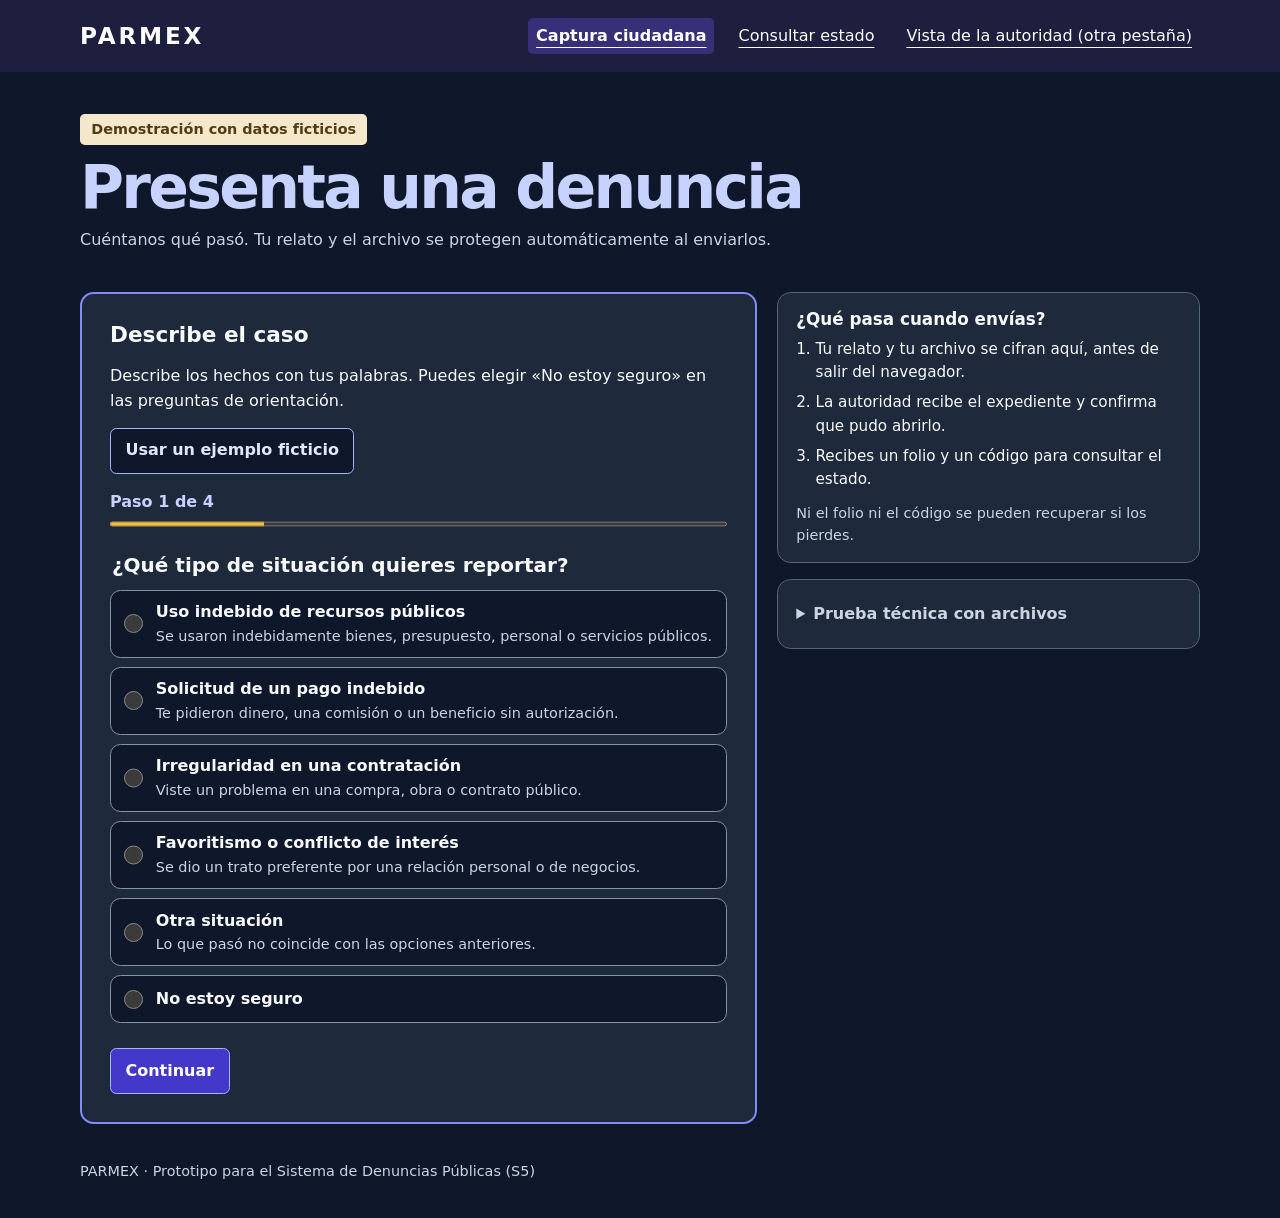
<file: index.html>
<!doctype html>
<html lang="es">
<head>
  <meta charset="utf-8">
  <meta name="viewport" content="width=device-width, initial-scale=1">
  <meta http-equiv="Content-Security-Policy" content="default-src 'none'; script-src 'self'; style-src 'self'; base-uri 'none'; form-action 'none'">
  <meta name="referrer" content="no-referrer">
  <title>Presenta una denuncia | PARMEX</title>
  <link rel="stylesheet" href="styles.css">
  <script type="module" src="app.mjs"></script>
</head>
<body data-role="citizen">
  <header class="top">
    <div class="bar">
      <a class="brand" href="index.html">PARMEX</a>
      <nav aria-label="Vistas de la demo">
        <a href="index.html" aria-current="page">Captura ciudadana</a>
        <a href="consulta.html">Consultar estado</a>
        <a href="autoridad.html" target="_blank" rel="noopener">Vista de la autoridad (otra pestaña)</a>
      </nav>
    </div>
  </header>
  <main>
    <header class="intro">
      <p class="demo">Demostración con datos ficticios</p>
      <h1>Presenta una denuncia</h1>
      <p>Cuéntanos qué pasó. Tu relato y el archivo se protegen automáticamente al enviarlos.</p>
    </header>
    <div class="flow">
      <section class="card primary" aria-labelledby="capture-title">
        <h2 id="capture-title">Describe el caso</h2>
        <p id="capture-intro">Describe los hechos con tus palabras. Puedes elegir «No estoy seguro» en las preguntas de orientación.</p>
        <form id="capture" autocomplete="off" novalidate>
          <fieldset id="capture-fields" disabled>
            <button type="button" id="example" class="secondary">Usar un ejemplo ficticio</button>
            <p id="step-count" class="step-count"></p>
            <progress id="step-progress" max="4" value="1" aria-label="Progreso de la denuncia"></progress>
            <div id="questions"></div>
            <div id="details-step" hidden>
            <h3 id="details-title" tabindex="-1">Cuéntanos qué pasó</h3>
            <label for="story">Relato</label>
            <textarea id="story" required maxlength="12000" rows="5"></textarea>
            <label for="attachment">Archivo de evidencia</label>
            <p id="attachment-help" class="hint">Para esta prueba, selecciona un archivo ficticio de hasta 1 MiB o usa el ejemplo.</p>
            <input id="attachment" type="file" aria-describedby="attachment-help file-choice attachment-note">
            <p id="file-choice" class="hint" aria-live="polite"></p>
            <p id="attachment-note" class="hint" role="status"></p>
            <div class="notice">
              <strong>Aviso de privacidad</strong>
              <p>Esta demostración no envía datos a internet. Lo que escribes se cifra en tu navegador y solo la pestaña de la autoridad abierta en este equipo puede leerlo.</p>
              <p>No escribas datos personales reales de nadie: usa un caso ficticio.</p>
            </div>
            <label class="consent">
              <input id="consent" type="checkbox">
              <span>Entiendo que es una demostración y que debo usar datos ficticios.</span>
            </label>
            </div>
            <div class="step-actions">
              <button id="back" class="secondary" type="button" hidden>Regresar</button>
              <button id="next" type="button">Continuar</button>
              <button id="seal" type="submit" hidden>Enviar denuncia</button>
            </div>
          </fieldset>
        </form>
        <p id="capture-status" role="status"></p>
        <p id="capture-error" role="alert"></p>
        <a id="open-authority" href="autoridad.html" target="_blank" rel="noopener" hidden>Abrir la vista de autoridad (otra pestaña)</a>
        <section id="receipt" class="result" hidden aria-labelledby="receipt-title">
          <h3 id="receipt-title" tabindex="-1" aria-describedby="receipt-number receipt-message">Denuncia de prueba recibida</h3>
          <p id="receipt-number">Folio <output id="receipt-folio" class="mono"></output></p>
          <p>Código de seguimiento <output id="receipt-code" class="mono strong"></output></p>
          <p id="receipt-message">Guarda el folio y el código: sin ellos no se puede consultar el estado.</p>
          <p id="receipt-metadata" class="hint"></p>
          <p class="hint">Cifrado para la llave <output id="receipt-key" class="mono"></output></p>
          <button id="copy-receipt" type="button" class="secondary">Copiar folio y código</button>
          <button id="new-report" type="button" class="secondary">Enviar otra denuncia</button>
          <p id="copy-status" role="status"></p>
          <p class="hint">El código se muestra una sola vez. <a href="consulta.html">Consultar el estado de una denuncia</a>.</p>
        </section>
      </section>
      <div class="aside">
        <section class="aside-card" aria-labelledby="how-title">
          <h2 id="how-title">¿Qué pasa cuando envías?</h2>
          <ol>
            <li>Tu relato y tu archivo se cifran aquí, antes de salir del navegador.</li>
            <li>La autoridad recibe el expediente y confirma que pudo abrirlo.</li>
            <li>Recibes un folio y un código para consultar el estado.</li>
          </ol>
          <p class="hint">Ni el folio ni el código se pueden recuperar si los pierdes.</p>
        </section>
        <details class="technical">
          <summary>Prueba técnica con archivos</summary>
          <p>Opción para comprobar el cifrado mediante intercambio manual.</p>
          <label for="public-file">Archivo de clave pública (JSON)</label>
          <input id="public-file" type="file" accept=".json,application/json" disabled>
          <p id="key-status" role="status"></p>
          <p id="key-error" role="alert"></p>
          <div id="key-result" class="result" hidden>
            <strong>Huella SHA-256</strong>
            <p id="public-fingerprint" class="mono"></p>
          </div>
          <button id="manual-seal" type="submit" form="capture" class="secondary" disabled>Descargar expediente cifrado</button>
        </details>
      </div>
    </div>
    <p id="fatal" role="alert"></p>
  </main>
  <footer>PARMEX · Prototipo para el Sistema de Denuncias Públicas (S5)</footer>
</body>
</html>
</file>
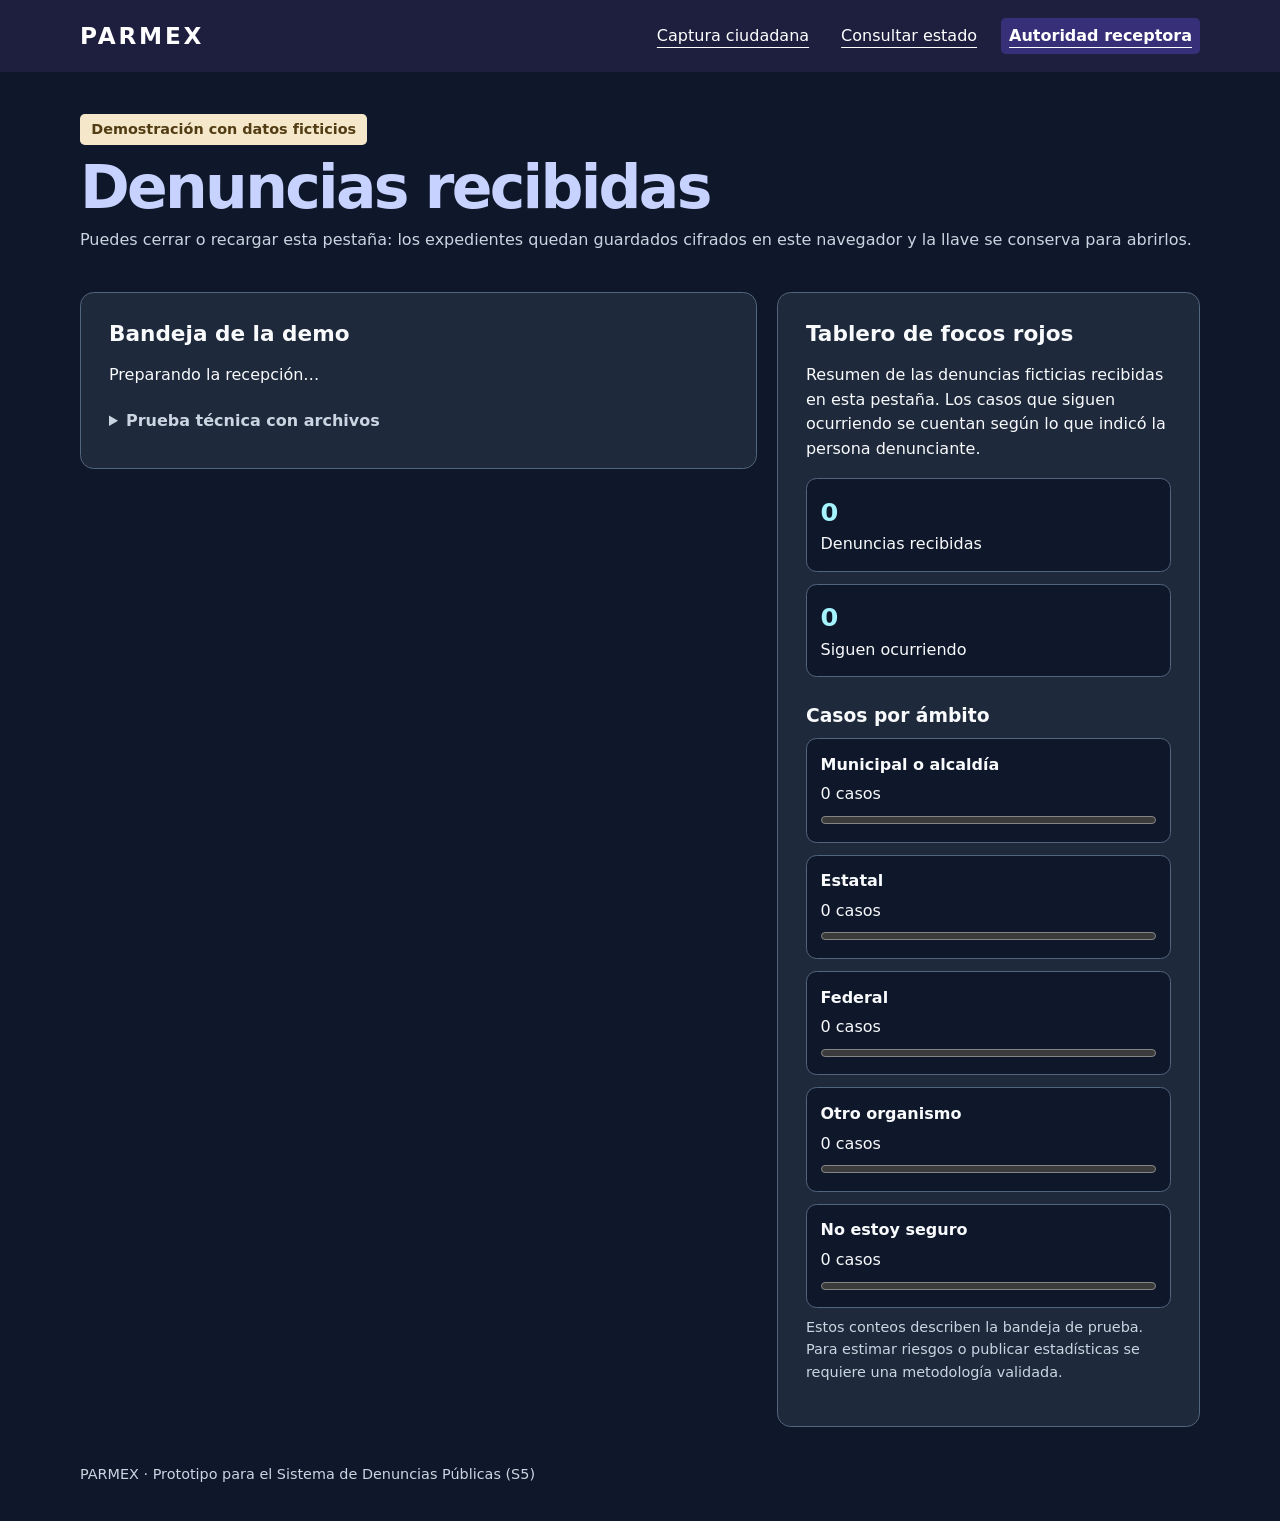
<file: autoridad.html>
<!doctype html>
<html lang="es">
<head>
  <meta charset="utf-8">
  <meta name="viewport" content="width=device-width, initial-scale=1">
  <meta http-equiv="Content-Security-Policy" content="default-src 'none'; script-src 'self'; style-src 'self'; base-uri 'none'; form-action 'none'">
  <meta name="referrer" content="no-referrer">
  <title>Denuncias recibidas | PARMEX</title>
  <link rel="stylesheet" href="styles.css">
  <script type="module" src="app.mjs"></script>
</head>
<body data-role="authority">
  <header class="top">
    <div class="bar">
      <a class="brand" href="index.html">PARMEX</a>
      <nav aria-label="Vistas de la demo">
        <a href="index.html">Captura ciudadana</a>
        <a href="consulta.html">Consultar estado</a>
        <a href="autoridad.html" aria-current="page">Autoridad receptora</a>
      </nav>
    </div>
  </header>
  <main>
    <header class="intro">
      <p class="demo">Demostración con datos ficticios</p>
      <h1>Denuncias recibidas</h1>
      <p>Puedes cerrar o recargar esta pestaña: los expedientes quedan guardados cifrados en este navegador y la llave se conserva para abrirlos.</p>
    </header>
    <div class="flow">
      <section class="card primary" aria-labelledby="open-title">
        <h2 id="open-title">Bandeja de la demo</h2>
        <p id="recipient-status" role="status">Preparando la recepción…</p>
        <p id="recipient-error" role="alert"></p>
        <button id="generate" type="button" hidden>Volver a preparar la recepción</button>
        <div id="inbox" hidden>
          <label for="reports">Elige una denuncia por folio</label>
          <select id="reports"></select>
        </div>
        <div id="demo-actions" class="step-actions" hidden>
          <button id="seed-demo" type="button" class="secondary" hidden>Cargar expedientes de ejemplo</button>
          <button id="clear-demo" type="button" class="secondary" hidden>Vaciar la bandeja</button>
        </div>
        <details class="technical">
          <summary>Prueba técnica con archivos</summary>
          <p>La clave privada es no exportable y se guarda en este navegador para sobrevivir a una recarga.</p>
          <div id="recipient-result" class="result" hidden>
            <strong>Huella SHA-256</strong>
            <p id="recipient-fingerprint" class="mono"></p>
            <button id="download-public" type="button" class="secondary">Descargar clave pública</button>
          </div>
          <form id="review" autocomplete="off">
          <fieldset id="review-fields" disabled>
            <label for="package-file">Archivo del expediente (JSON)</label>
            <input id="package-file" type="file" accept=".json,application/json" required aria-describedby="package-help">
            <p id="package-help" class="hint">Tamaño máximo del paquete cifrado: 2 MiB.</p>
            <button type="submit">Descifrar expediente</button>
          </fieldset>
        </form>
        </details>
        <p id="review-status" role="status"></p>
        <p id="review-error" role="alert"></p>
        <section id="opened" class="result" hidden aria-labelledby="opened-title">
          <h3 id="opened-title">Expediente recuperado</h3>
          <p>Folio <output id="opened-folio" class="mono"></output></p>
          <p>Estado <strong id="opened-state">Recibida</strong></p>
          <button id="mark-review" type="button" class="secondary">Marcar en revisión</button>
          <dl id="opened-answers"></dl>
          <h4>Relato</h4>
          <p id="opened-story" class="story"></p>
          <h4>Evidencia adjunta</h4>
          <p id="opened-name"></p>
          <button id="download-evidence" type="button" class="secondary">Descargar adjunto recuperado</button>
        </section>
      </section>
      <section class="card dashboard" aria-labelledby="dashboard-title">
        <h2 id="dashboard-title">Tablero de focos rojos</h2>
        <p>Resumen de las denuncias ficticias recibidas en esta pestaña. Los casos que siguen ocurriendo se cuentan según lo que indicó la persona denunciante.</p>
        <div class="stats">
          <div><strong id="total-reports">0</strong><span>Denuncias recibidas</span></div>
          <div><strong id="ongoing-reports">0</strong><span>Siguen ocurriendo</span></div>
        </div>
        <h3>Casos por ámbito</h3>
        <div id="scope-breakdown" class="scope-breakdown"></div>
        <p class="hint">Estos conteos describen la bandeja de prueba. Para estimar riesgos o publicar estadísticas se requiere una metodología validada.</p>
      </section>
    </div>
    <p id="fatal" role="alert"></p>
  </main>
  <footer>PARMEX · Prototipo para el Sistema de Denuncias Públicas (S5)</footer>
</body>
</html>
</file>
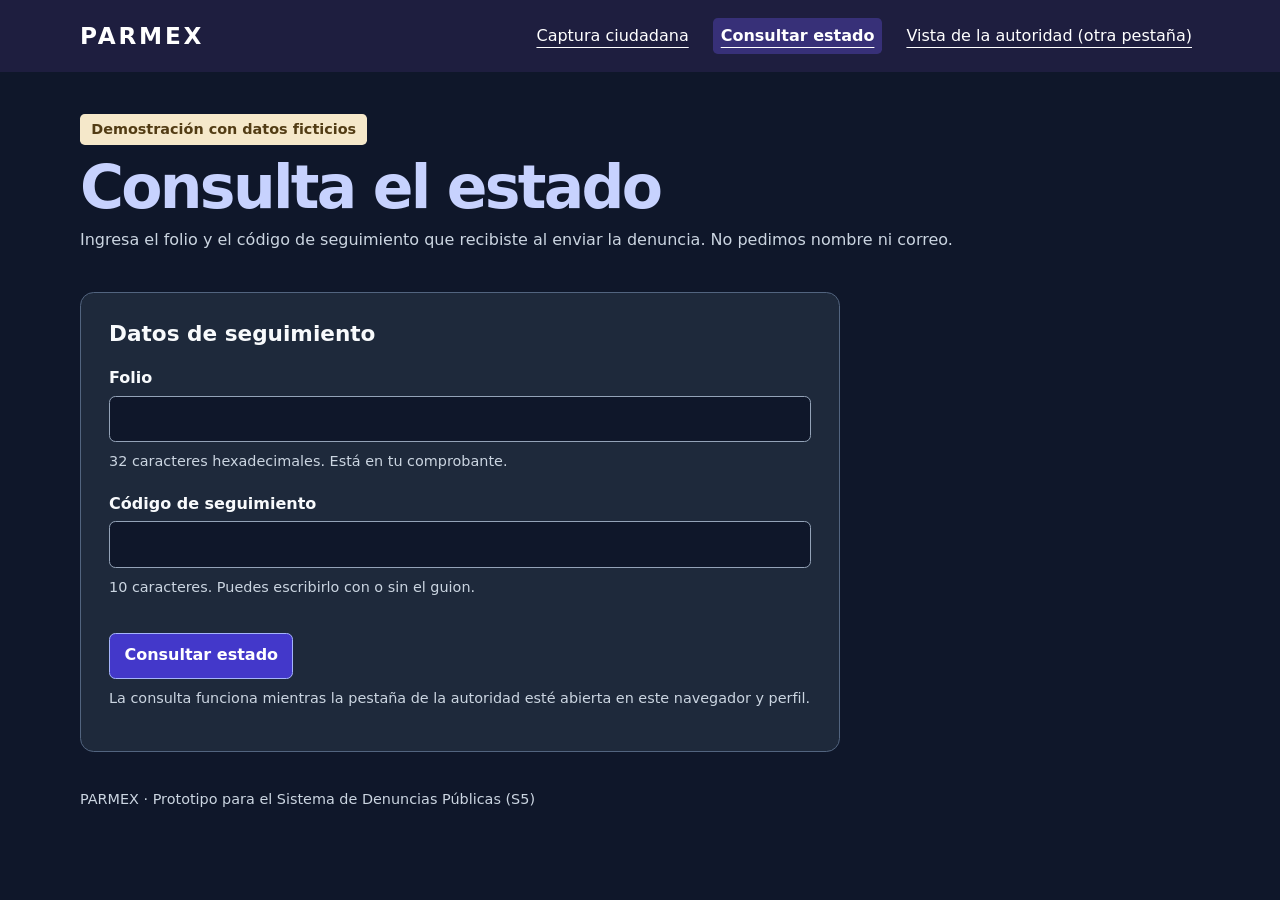
<file: consulta.html>
<!doctype html>
<html lang="es">
<head>
  <meta charset="utf-8">
  <meta name="viewport" content="width=device-width, initial-scale=1">
  <meta http-equiv="Content-Security-Policy" content="default-src 'none'; script-src 'self'; style-src 'self'; base-uri 'none'; form-action 'none'">
  <meta name="referrer" content="no-referrer">
  <title>Consulta de estado | PARMEX</title>
  <link rel="stylesheet" href="styles.css">
  <script type="module" src="consulta.mjs"></script>
</head>
<body data-role="consulta">
  <header class="top">
    <div class="bar">
      <a class="brand" href="index.html">PARMEX</a>
      <nav aria-label="Vistas de la demo">
        <a href="index.html">Captura ciudadana</a>
        <a href="consulta.html" aria-current="page">Consultar estado</a>
        <a href="autoridad.html" target="_blank" rel="noopener">Vista de la autoridad (otra pestaña)</a>
      </nav>
    </div>
  </header>
  <main>
    <header class="intro">
      <p class="demo">Demostración con datos ficticios</p>
      <h1>Consulta el estado</h1>
      <p>Ingresa el folio y el código de seguimiento que recibiste al enviar la denuncia. No pedimos nombre ni correo.</p>
    </header>
    <div class="flow single">
      <section class="card primary" aria-labelledby="query-title">
        <h2 id="query-title">Datos de seguimiento</h2>
        <form id="query" autocomplete="off" novalidate>
          <label for="folio">Folio</label>
          <input id="folio" name="folio" type="text" spellcheck="false" autocomplete="off" autocapitalize="off" maxlength="40" aria-describedby="folio-help">
          <p id="folio-help" class="hint">32 caracteres hexadecimales. Está en tu comprobante.</p>
          <label for="codigo">Código de seguimiento</label>
          <input id="codigo" name="codigo" type="text" spellcheck="false" autocomplete="off" autocapitalize="characters" maxlength="14" aria-describedby="codigo-help">
          <p id="codigo-help" class="hint">10 caracteres. Puedes escribirlo con o sin el guion.</p>
          <div class="step-actions">
            <button id="consult" type="submit">Consultar estado</button>
          </div>
        </form>
        <p id="query-status" role="status"></p>
        <p id="query-error" role="alert"></p>
        <section id="answer" class="result" hidden aria-labelledby="answer-title">
          <h3 id="answer-title" tabindex="-1">Estado de la denuncia</h3>
          <p>Folio <output id="answer-folio" class="mono"></output></p>
          <p>Estado <strong id="answer-state"></strong></p>
          <p class="hint">Este estado lo actualiza la autoridad receptora. No muestra el contenido del expediente.</p>
        </section>
        <p class="hint">La consulta funciona mientras la pestaña de la autoridad esté abierta en este navegador y perfil.</p>
      </section>
    </div>
    <p id="fatal" role="alert"></p>
  </main>
  <footer>PARMEX · Prototipo para el Sistema de Denuncias Públicas (S5)</footer>
</body>
</html>
</file>
<file: styles.css>
@font-face { font-family: PARMEX Sans; src: local("Inter"), local("Segoe UI"); }

:root {
  font-family: "PARMEX Sans", system-ui, sans-serif;
  color-scheme: dark;
  color: #f8fafc;
  background: #0f172a;
  --action: #4338ca;
  --accent: #c7d2fe;
  --border: #52647f;
  --muted: #cbd5e1;
  --surface: #1e293b;
  --deep: #0f172a;
  --focus: #fbbf24;
  --cyan: #a5f3fc;
}

* { box-sizing: border-box; }
body { margin: 0; line-height: 1.55; }
.top { background: #1e1e3f; color: #fff; }
.bar, main, footer { width: min(1120px, calc(100% - 2.5rem)); margin-inline: auto; }
.bar { display: flex; align-items: center; justify-content: space-between; gap: 1rem; min-height: 72px; flex-wrap: wrap; padding-block: 0.75rem; }
.bar a { color: inherit; }
.brand { font-size: 1.45rem; letter-spacing: .12em; font-weight: 800; text-decoration: none; }
nav { display: flex; gap: .35rem 1rem; flex-wrap: wrap; }
nav a { padding: .35rem .5rem; text-underline-offset: .35em; }
nav a[aria-current="page"] { background: #373078; border-radius: .3rem; font-weight: 650; }

.intro { padding: 2.65rem 0 1.55rem; }
.demo { display: inline-block; margin: 0; padding: .25rem .7rem; border-radius: .3rem; background: #f5e8ca; color: #523c14; font-weight: 650; font-size: .9rem; }
h1 { font-size: clamp(2.1rem, 6vw, 3.75rem); line-height: 1.08; margin: .65rem 0 .45rem; letter-spacing: -.045em; color: var(--accent); }
h2 { font-size: 1.35rem; line-height: 1.2; margin: 0 0 1rem; }
h3, h4 { margin: 0 0 .5rem; }
p { margin: .5rem 0 .9rem; }
.intro > p:last-child, .hint { color: var(--muted); }

.card { background: var(--surface); border: 1px solid var(--border); border-radius: .85rem; padding: clamp(1rem, 3vw, 1.75rem); }
fieldset { padding: 0; margin: 0; border: 0; min-width: 0; }
label, dt { display: block; font-weight: 650; margin: 1rem 0 .3rem; }
dd { margin-inline-start: 0; }
input, select, textarea, button { font: inherit; }
select, textarea, input[type="text"], input[type="file"] {
  width: 100%; border: 1px solid #94a3b8; border-radius: .4rem; padding: .62rem; color: inherit; background: var(--deep);
}
textarea { resize: vertical; }
button { cursor: pointer; border: 1px solid #a5b4fc; border-radius: .4rem; padding: .58rem .9rem; color: #fff; background: var(--action); font-weight: 650; }
button:hover:not(:disabled) { background: #3730a3; }
button:disabled { background: #334155; color: #cbd5e1; border-color: #64748b; cursor: default; opacity: .75; }
.secondary { background: var(--deep); color: #e0e7ff; }
form button[type="submit"] { margin-top: 1.15rem; }

:focus-visible, #receipt-title:focus, #details-title:focus, .question-step legend:focus {
  outline: 3px solid var(--focus); outline-offset: 3px;
}
.top :focus-visible { outline-color: #ffcd87; }
[role="alert"] { color: #fecaca; font-weight: 650; }
[role="alert"]:empty, [role="status"]:empty, .hint:empty { margin: 0; }
.result { margin-top: 1rem; background: #15223a; border-left: 4px solid #a5b4fc; padding: .9rem; overflow-wrap: anywhere; }
.mono { font: .92rem ui-monospace, monospace; overflow-wrap: anywhere; }
.story { white-space: pre-wrap; }
.hint, footer { font-size: .9rem; }
footer { margin-block: 2.25rem; color: var(--muted); }

.flow { max-width: 760px; }
.flow .primary { min-width: 0; }
.aside { display: grid; gap: 1rem; align-content: start; margin-top: 1.25rem; }
.aside-card, .aside .technical { background: var(--surface); border: 1px solid var(--border); border-radius: .85rem; padding: 1rem 1.15rem; }
.aside-card h2 { font-size: 1.05rem; margin-bottom: .55rem; }
.aside-card ol { margin: 0 0 .6rem; padding-left: 1.2rem; }
.aside-card li { margin-bottom: .4rem; font-size: .95rem; }
.aside-card .hint { margin: 0; }
.technical { color: var(--muted); }
.technical summary { cursor: pointer; width: fit-content; padding: .35rem 0; font-weight: 650; }
.technical button { margin-top: .75rem; }
form label { margin-top: 1.2rem; }
form :is(input, select, textarea, button) { min-height: 46px; }
#seal { font-size: 1.1rem; padding-inline: 1.3rem; }
#open-authority { color: var(--accent); }

body[data-role="citizen"] .primary { border: 2px solid #818cf8; }
.step-count { margin: 1rem 0 .25rem; color: var(--accent); font-weight: 650; }
#step-progress { display: block; width: 100%; height: .65rem; margin: 0 0 1.3rem; accent-color: var(--focus); }
#step-progress::-webkit-progress-bar { background: #334155; border-radius: 1rem; }
#step-progress::-webkit-progress-value { background: var(--focus); border-radius: 1rem; }
.question-step legend, #details-title { font-size: 1.25rem; font-weight: 700; margin-bottom: .55rem; }

form .choice {
  display: flex; align-items: center; gap: .8rem; min-height: 3rem; padding: .6rem .8rem; margin: 0 0 .55rem;
  border: 1px solid #8293ac; border-radius: .65rem; background: var(--deep); cursor: pointer;
}
form .choice:has(:checked) { background: #312e81; border-color: var(--accent); }
form .choice:has(:focus-visible) { outline: 3px solid var(--focus); outline-offset: 2px; }
form .choice input { min-height: 0; width: 1.2rem; height: 1.2rem; margin: 0; flex: none; accent-color: #a5b4fc; }
form .choice .hint { display: block; font-weight: 400; }

.step-actions { display: flex; flex-wrap: wrap; gap: .75rem; margin-top: 1rem; }
.step-actions button { margin: 0; }

.dashboard { margin-top: 1.25rem; }
.stats, .scope-breakdown { display: grid; grid-template-columns: repeat(auto-fit, minmax(min(100%, 13rem), 1fr)); gap: .75rem; }
.stats { margin-block: 1rem 1.5rem; }
.stats > div, .scope { background: var(--deep); border: 1px solid var(--border); padding: .85rem; border-radius: .65rem; }
.stats strong { display: block; font-size: 1.6rem; color: var(--cyan); }
.scope { display: grid; gap: .3rem; }
.scope meter { width: 100%; }
.scope meter::-webkit-meter-optimum-value { background: #a5b4fc; }

/* Seguimiento por folio y código */
.strong { font-weight: 700; }
#receipt-code { font-size: 1.15rem; letter-spacing: .14em; color: var(--cyan); }
#receipt-key { color: var(--accent); }
#copy-receipt, #new-report { margin-top: .6rem; }
#copy-status { margin: .5rem 0 0; }
#answer-state, #opened-state { color: var(--cyan); font-size: 1.15rem; }
#mark-review { margin: 0 0 1rem; }
#folio, #codigo { letter-spacing: .06em; }

/* Aviso de privacidad y consentimiento */
.notice { margin: 1.3rem 0 .6rem; padding: .85rem 1rem; border: 1px solid var(--border); border-radius: .65rem; background: #16223a; }
.notice strong { display: block; margin-bottom: .35rem; color: var(--accent); }
.notice p { margin: 0 0 .45rem; font-size: .92rem; color: var(--muted); }
.notice p:last-child { margin-bottom: 0; }
.consent { display: flex; align-items: flex-start; gap: .65rem; margin: .8rem 0 0; font-weight: 400; font-size: .95rem; cursor: pointer; }
.consent input { width: 1.25rem; height: 1.25rem; min-height: 0; margin: .15rem 0 0; flex: none; accent-color: #a5b4fc; }

/* Dos columnas en pantallas anchas: formulario y panel técnico, bandeja y tablero */
@media (min-width: 980px) {
  .flow {
    max-width: 1120px;
    display: grid;
    grid-template-columns: minmax(0, 1.6fr) minmax(0, 1fr);
    gap: 1.25rem;
    align-items: start;
  }
  .flow > .card, .flow > .dashboard, .flow > .aside { margin-top: 0; }
  .flow.single { display: block; max-width: 760px; }
}

@media (max-width: 730px) {
  .intro { padding-top: 1.75rem; }
}
</file>
